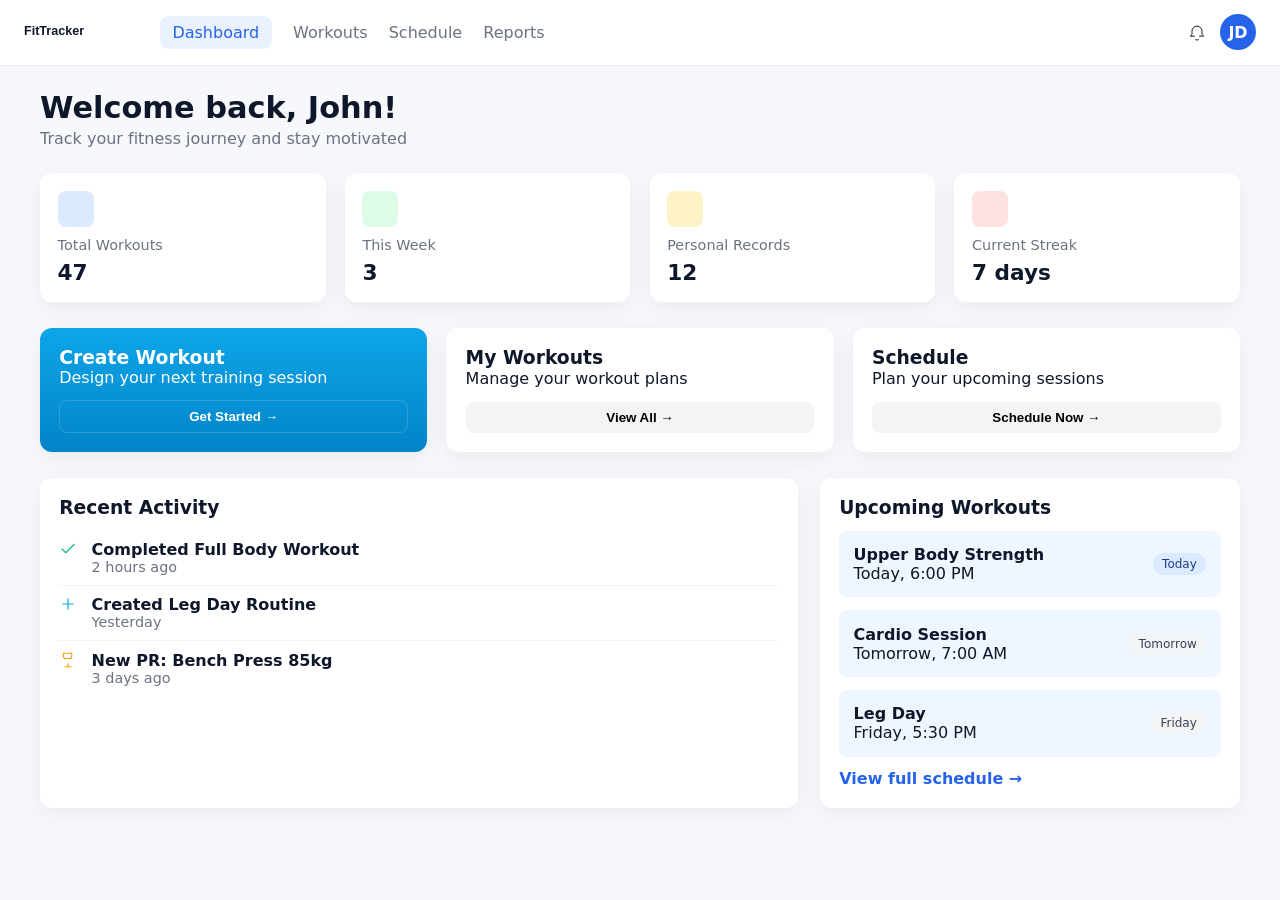
<file: index.html>
<!DOCTYPE html>
<html lang="es">
<head>
  <meta charset="utf-8" />
  <meta name="viewport" content="width=device-width,initial-scale=1" />
  <title>FitTracker – Dashboard</title>
  <link rel="stylesheet" href="styles/main.css">
</head>
<body>
  <header class="navbar">
    <div class="nav-left">
      <img src="assets/icons/logo.svg" class="logo" alt="FitTracker logo">
      <nav class="menu">
        <a class="active" href="index.html">Dashboard</a>
        <a href="templates/workouts.html">Workouts</a>
        <a href="templates/schedule.html">Schedule</a>
        <a href="templates/reports.html">Reports</a>
      </nav>
    </div>

    <div class="nav-right">
      <button class="icon-btn" aria-label="Notificaciones">
        <img src="assets/icons/bell.svg" alt="">
      </button>
      <div class="user-avatar" aria-hidden="true">JD</div>
    </div>
  </header>

  <main class="container">
    <section class="welcome">
      <h1>Welcome back, John!</h1>
      <p>Track your fitness journey and stay motivated</p>
    </section>

 
    <section class="stats-grid">
      <article class="stat-card">
        <div class="stat-icon blue"></div>
        <p>Total Workouts</p>
        <h2>47</h2>
      </article>
      <article class="stat-card">
        <div class="stat-icon green"></div>
        <p>This Week</p>
        <h2>3</h2>
      </article>
      <article class="stat-card">
        <div class="stat-icon orange"></div>
        <p>Personal Records</p>
        <h2>12</h2>
      </article>
      <article class="stat-card">
        <div class="stat-icon red"></div>
        <p>Current Streak</p>
        <h2>7 days</h2>
      </article>
    </section>

  
    <section class="cta-grid">
      <article class="cta-card blue-bg">
        <h3>Create Workout</h3>
        <p>Design your next training session</p>
        <button class="btn light">Get Started →</button>
      </article>

      <article class="cta-card">
        <h3>My Workouts</h3>
        <p>Manage your workout plans</p>
        <button class="btn">View All →</button>
      </article>

      <article class="cta-card">
        <h3>Schedule</h3>
        <p>Plan your upcoming sessions</p>
        <button class="btn">Schedule Now →</button>
      </article>
    </section>

   
    <section class="bottom-grid">
     
      <article class="panel">
        <h3>Recent Activity</h3>
        <ul class="activity-list">
          <li>
            <span class="icon"><img src="assets/icons/check.svg" alt="completado"></span>
            <div>
              <strong>Completed Full Body Workout</strong>
              <p>2 hours ago</p>
            </div>
          </li>
          <li>
            <span class="icon"><img src="assets/icons/plus.svg" alt="nuevo"></span>
            <div>
              <strong>Created Leg Day Routine</strong>
              <p>Yesterday</p>
            </div>
          </li>
          <li>
            <span class="icon"><img src="assets/icons/trophy.svg" alt="trofeo"></span>
            <div>
              <strong>New PR: Bench Press 85kg</strong>
              <p>3 days ago</p>
            </div>
          </li>
        </ul>
      </article>

    
      <article class="panel">
        <h3>Upcoming Workouts</h3>

        <div class="upcoming-card">
          <div>
            <strong>Upper Body Strength</strong>
            <p>Today, 6:00 PM</p>
          </div>
          <span class="tag blue-tag">Today</span>
        </div>

        <div class="upcoming-card">
          <div>
            <strong>Cardio Session</strong>
            <p>Tomorrow, 7:00 AM</p>
          </div>
          <span class="tag gray-tag">Tomorrow</span>
        </div>

        <div class="upcoming-card">
          <div>
            <strong>Leg Day</strong>
            <p>Friday, 5:30 PM</p>
          </div>
          <span class="tag gray-tag">Friday</span>
        </div>

        <a class="view-more" href="templates/schedule.html">View full schedule →</a>
      </article>
    </section>

  </main>

</body>
</html>
</file>
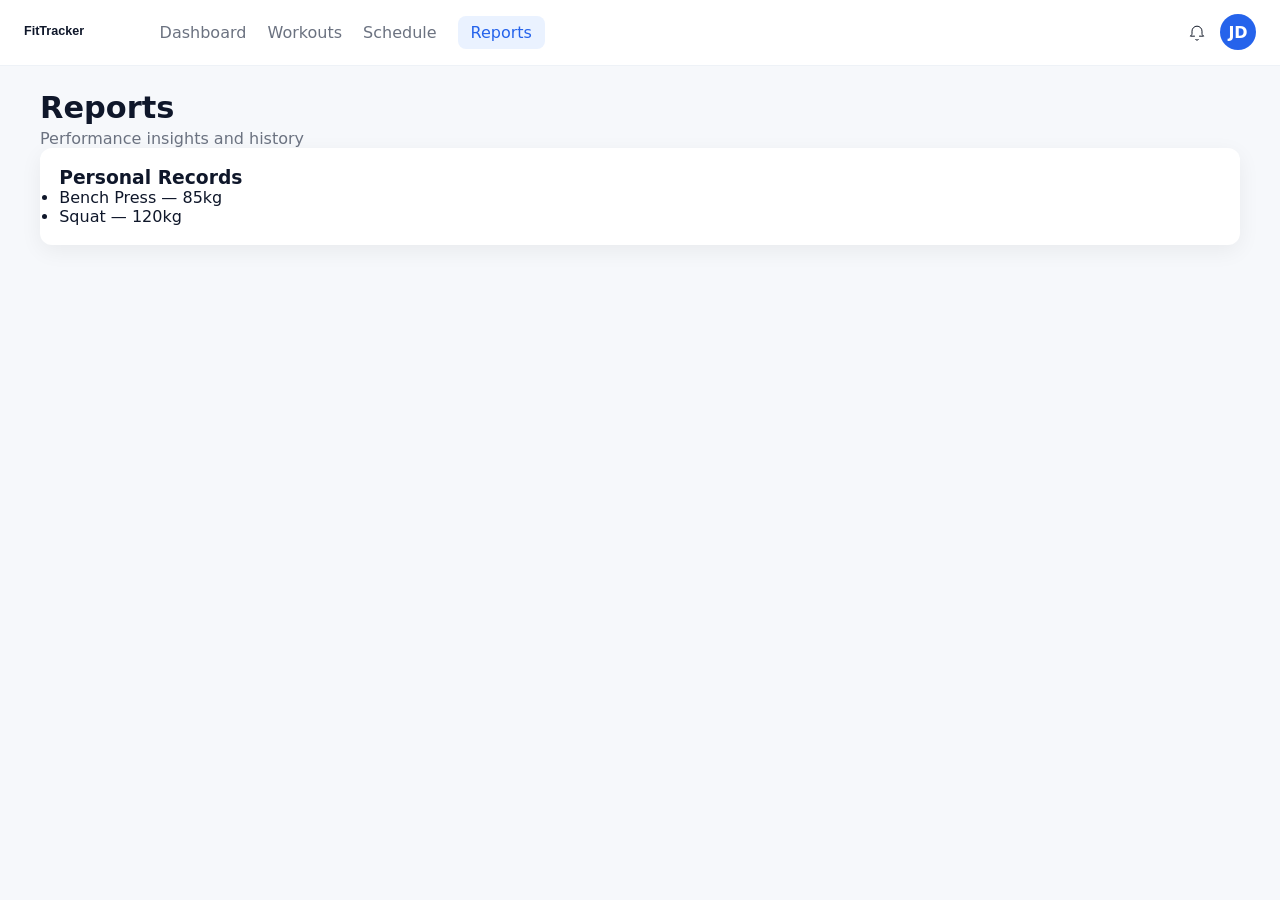
<file: templates/reports.html>
<!doctype html>
<html lang="es">
<head>
  <meta charset="utf-8">
  <meta name="viewport" content="width=device-width,initial-scale=1">
  <title>FitTracker — Reports</title>
  <link rel="stylesheet" href="../styles/main.css">
</head>
<body>
  <header class="navbar">
    <div class="nav-left">
      <img src="../assets/icons/logo.svg" class="logo" alt="FitTracker logo">
      <nav class="menu">
        <a href="../index.html">Dashboard</a>
        <a href="workouts.html">Workouts</a>
        <a href="schedule.html">Schedule</a>
        <a class="active" href="#">Reports</a>
      </nav>
    </div>
    <div class="nav-right">
      <button class="icon-btn" aria-label="Notificaciones"><img src="../assets/icons/bell.svg" alt=""></button>
      <div class="user-avatar">JD</div>
    </div>
  </header>

  <main class="container">
    <section class="welcome">
      <h1>Reports</h1>
      <p>Performance insights and history</p>
    </section>

    <section class="panel">
      <h3>Personal Records</h3>
      <ul>
        <li>Bench Press — 85kg</li>
        <li>Squat — 120kg</li>
      </ul>
    </section>
  </main>
</body>
</html>
</file>
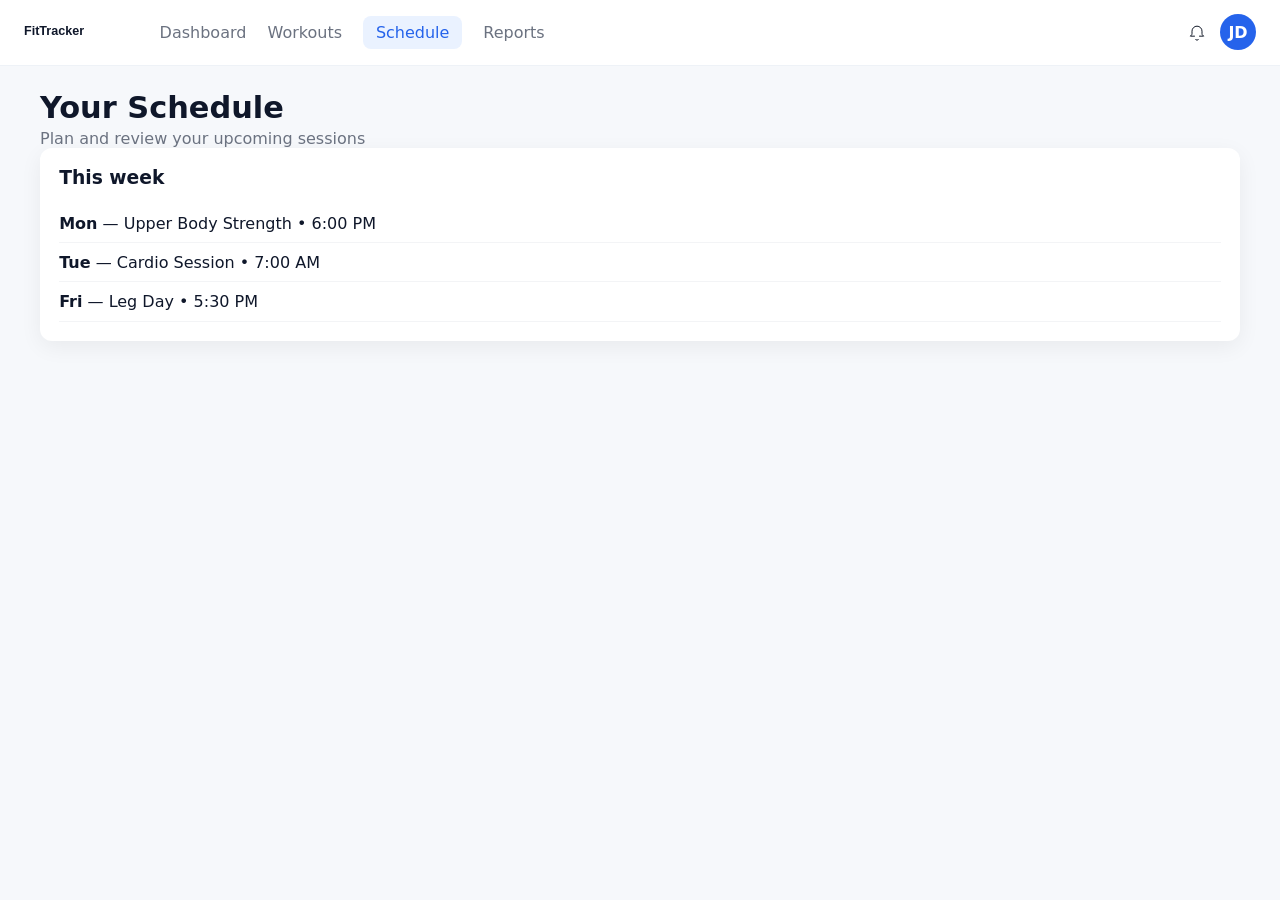
<file: templates/schedule.html>
<!doctype html>
<html lang="es">
<head>
  <meta charset="utf-8">
  <meta name="viewport" content="width=device-width,initial-scale=1">
  <title>FitTracker — Schedule</title>
  <link rel="stylesheet" href="../styles/main.css">
</head>
<body>
  <header class="navbar">
    <div class="nav-left">
      <img src="../assets/icons/logo.svg" class="logo" alt="FitTracker logo">
      <nav class="menu">
        <a href="../index.html">Dashboard</a>
        <a href="workouts.html">Workouts</a>
        <a class="active" href="#">Schedule</a>
        <a href="reports.html">Reports</a>
      </nav>
    </div>
    <div class="nav-right">
      <button class="icon-btn" aria-label="Notificaciones"><img src="../assets/icons/bell.svg" alt=""></button>
      <div class="user-avatar">JD</div>
    </div>
  </header>

  <main class="container">
    <section class="welcome">
      <h1>Your Schedule</h1>
      <p>Plan and review your upcoming sessions</p>
    </section>

    <section class="panel">
      <h3>This week</h3>
      <ul class="schedule-list">
        <li><strong>Mon</strong> — Upper Body Strength • 6:00 PM</li>
        <li><strong>Tue</strong> — Cardio Session • 7:00 AM</li>
        <li><strong>Fri</strong> — Leg Day • 5:30 PM</li>
      </ul>
    </section>
  </main>
</body>
</html>
</file>
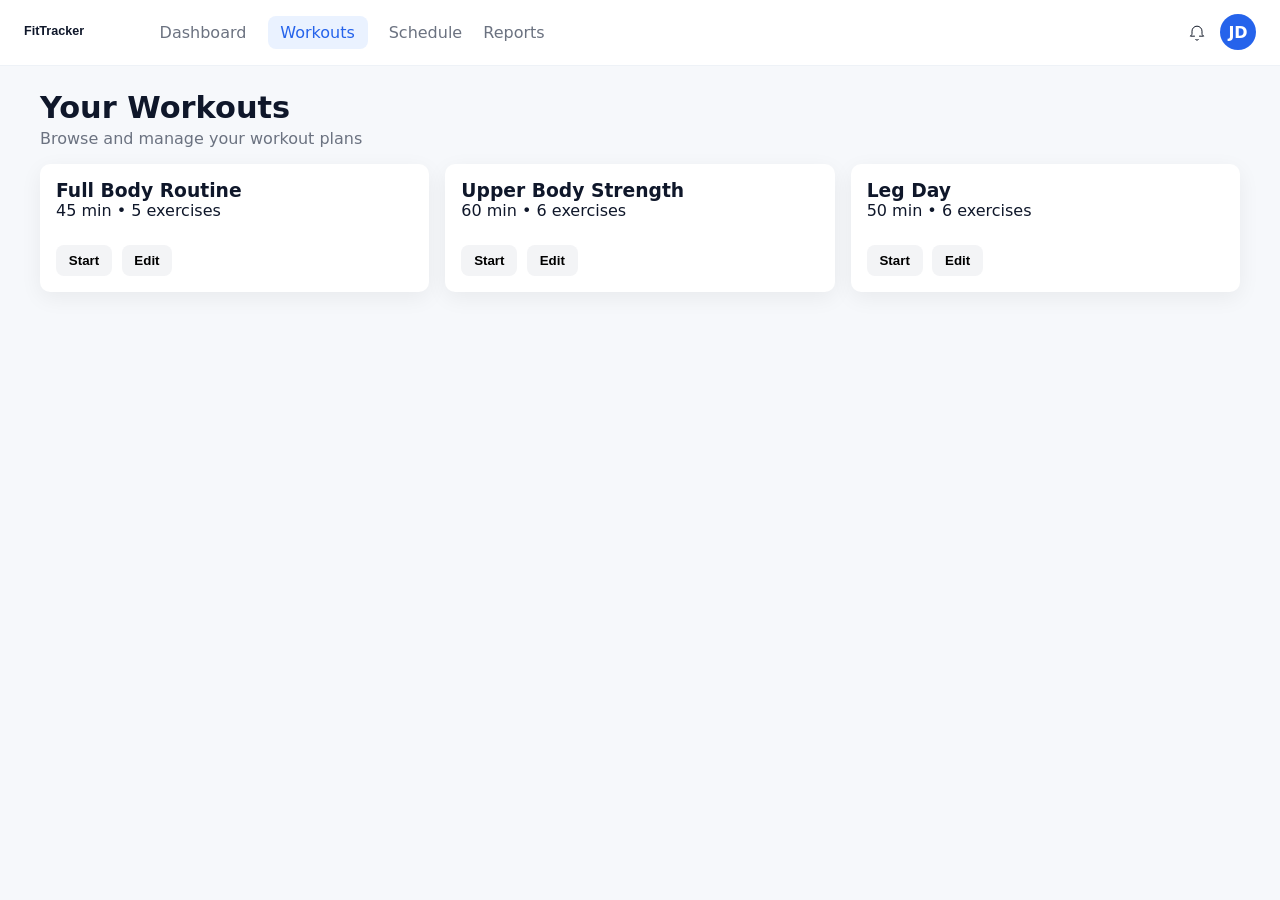
<file: templates/workouts.html>
<!doctype html>
<html lang="es">
<head>
  <meta charset="utf-8">
  <meta name="viewport" content="width=device-width,initial-scale=1">
  <title>FitTracker — Workouts</title>
  <link rel="stylesheet" href="../styles/main.css">
</head>
<body>
  <header class="navbar">
    <div class="nav-left">
      <img src="../assets/icons/logo.svg" class="logo" alt="FitTracker logo">
      <nav class="menu">
        <a href="../index.html">Dashboard</a>
        <a class="active" href="#">Workouts</a>
        <a href="schedule.html">Schedule</a>
        <a href="reports.html">Reports</a>
      </nav>
    </div>
    <div class="nav-right">
      <button class="icon-btn" aria-label="Notificaciones"><img src="../assets/icons/bell.svg" alt=""></button>
      <div class="user-avatar">JD</div>
    </div>
  </header>

  <main class="container">
    <section class="welcome">
      <h1>Your Workouts</h1>
      <p>Browse and manage your workout plans</p>
    </section>

    <section class="workouts-grid">
      <article class="card">
        <h3>Full Body Routine</h3>
        <p>45 min • 5 exercises</p>
        <div class="card-actions">
          <button class="btn">Start</button>
          <button class="btn ghost">Edit</button>
        </div>
      </article>

      <article class="card">
        <h3>Upper Body Strength</h3>
        <p>60 min • 6 exercises</p>
        <div class="card-actions">
          <button class="btn">Start</button>
          <button class="btn ghost">Edit</button>
        </div>
      </article>

      <article class="card">
        <h3>Leg Day</h3>
        <p>50 min • 6 exercises</p>
        <div class="card-actions">
          <button class="btn">Start</button>
          <button class="btn ghost">Edit</button>
        </div>
      </article>
    </section>
  </main>
</body>
</html>
</file>
<file: styles/main.css>
* { margin:0; padding:0; box-sizing:border-box; }
html,body { height:100%; }
body {
  font-family: Inter, system-ui, -apple-system, "Segoe UI", Roboto, Arial;
  background:#f6f8fb; color:#0f172a;
}

:root{
  --max-w:1200px;
  --card:#ffffff;
  --muted:#6b7280;
  --accent:#2563eb;
  --radius:12px;
  --shadow: 0 6px 22px rgba(2,6,23,0.06);
}


.container { width:94%; max-width:var(--max-w); margin:0 auto; padding-top:1.5rem; }


.navbar { background:var(--card); display:flex; justify-content:space-between; align-items:center; padding:0.9rem 1.5rem; border-bottom:1px solid #eef2f7; }
.nav-left { display:flex; align-items:center; gap:1.6rem; }
.logo { width:110px; height:auto; }
.menu a { color:var(--muted); text-decoration:none; margin-right:1rem; font-weight:500; }
.menu a.active { background:#eaf2ff; color:var(--accent); padding:0.45rem 0.8rem; border-radius:8px; }


.nav-right { display:flex; align-items:center; gap:0.8rem; }
.icon-btn { background:transparent; border:0; cursor:pointer; }
.icon-btn img { width:20px; height:20px; display:block; }
.user-avatar { width:36px; height:36px; border-radius:50%; background:var(--accent); color:white; display:flex; align-items:center; justify-content:center; font-weight:700 }


.welcome h1 { font-size:1.9rem; margin-bottom:0.25rem; }
.welcome p { color:var(--muted); }


.stats-grid { margin-top:1.6rem; display:grid; grid-template-columns:repeat(4,1fr); gap:1.2rem; }
.stat-card { background:var(--card); padding:1.1rem; border-radius:var(--radius); box-shadow:var(--shadow); }
.stat-card p { color:var(--muted); font-size:0.9rem; }
.stat-card h2 { margin-top:0.45rem; font-size:1.35rem; }


.stat-icon { width:36px; height:36px; border-radius:8px; margin-bottom:0.6rem; }
.stat-icon.blue { background:#dbeafe; }
.stat-icon.green { background:#dcfce7; }
.stat-icon.orange { background:#fef3c7; }
.stat-icon.red { background:#fee2e2; }


.cta-grid { display:grid; grid-template-columns:1fr 1fr 1fr; gap:1.2rem; margin-top:1.6rem; }
.cta-card { background:var(--card); padding:1.2rem; border-radius:var(--radius); box-shadow:var(--shadow); display:flex; flex-direction:column; justify-content:space-between; }
.cta-card.blue-bg { background:linear-gradient(180deg,#0ea5e9,#0284c7); color:#fff; }
.btn { background:#f3f4f6; border-radius:8px; padding:0.5rem 0.8rem; border:0; margin-top:0.8rem; cursor:pointer; font-weight:600; }
.btn.light { background:transparent; color:#fff; border:1px solid rgba(255,255,255,0.15); }


.bottom-grid { display:grid; grid-template-columns:1fr 420px; gap:1.4rem; margin-top:1.6rem; }
.panel { background:var(--card); padding:1.2rem; border-radius:var(--radius); box-shadow:var(--shadow); }
.activity-list { list-style:none; margin-top:0.8rem; }
.activity-list li { display:flex; gap:0.9rem; padding:0.6rem 0; border-bottom:1px solid #f3f4f6; }
.activity-list li:last-child { border-bottom:0; }
.activity-list .icon img { width:18px; height:18px; display:block; }
.activity-list strong { display:block; }
.activity-list p { color:var(--muted); font-size:0.9rem; }


.upcoming-card { background:#eef6ff; padding:0.9rem; border-radius:8px; margin-top:0.8rem; display:flex; justify-content:space-between; align-items:center; }
.tag { padding:0.25rem 0.6rem; border-radius:999px; font-size:0.75rem; }
.blue-tag { background:#dbeafe; color:#1e3a8a; }
.gray-tag { background:#f3f4f6; color:#374151; }
.view-more { display:inline-block; margin-top:0.8rem; color:var(--accent); text-decoration:none; font-weight:600; }


.workouts-grid { display:grid; grid-template-columns:repeat(3,1fr); gap:1rem; margin-top:1rem; }
.card { background:var(--card); padding:1rem; border-radius:10px; box-shadow:var(--shadow); }
.card-actions { display:flex; gap:0.6rem; margin-top:0.8rem; }


.schedule-list { list-style:none; margin-top:1rem; }
.schedule-list li { padding:0.6rem 0; border-bottom:1px solid #f3f4f6; }


@media (max-width:1100px) {
  .bottom-grid { grid-template-columns:1fr 1fr; }
  .workouts-grid { grid-template-columns:repeat(2,1fr); }
}

@media (max-width:800px) {
  .stats-grid { grid-template-columns:repeat(2,1fr); }
  .cta-grid { grid-template-columns:1fr; }
  .bottom-grid { grid-template-columns:1fr; }
  .workouts-grid { grid-template-columns:1fr; }
  .menu a { display:none; } 
}

@media (max-width:420px) {
  .welcome h1 { font-size:1.35rem; }
  .user-avatar { width:32px; height:32px; }
}
</file>
